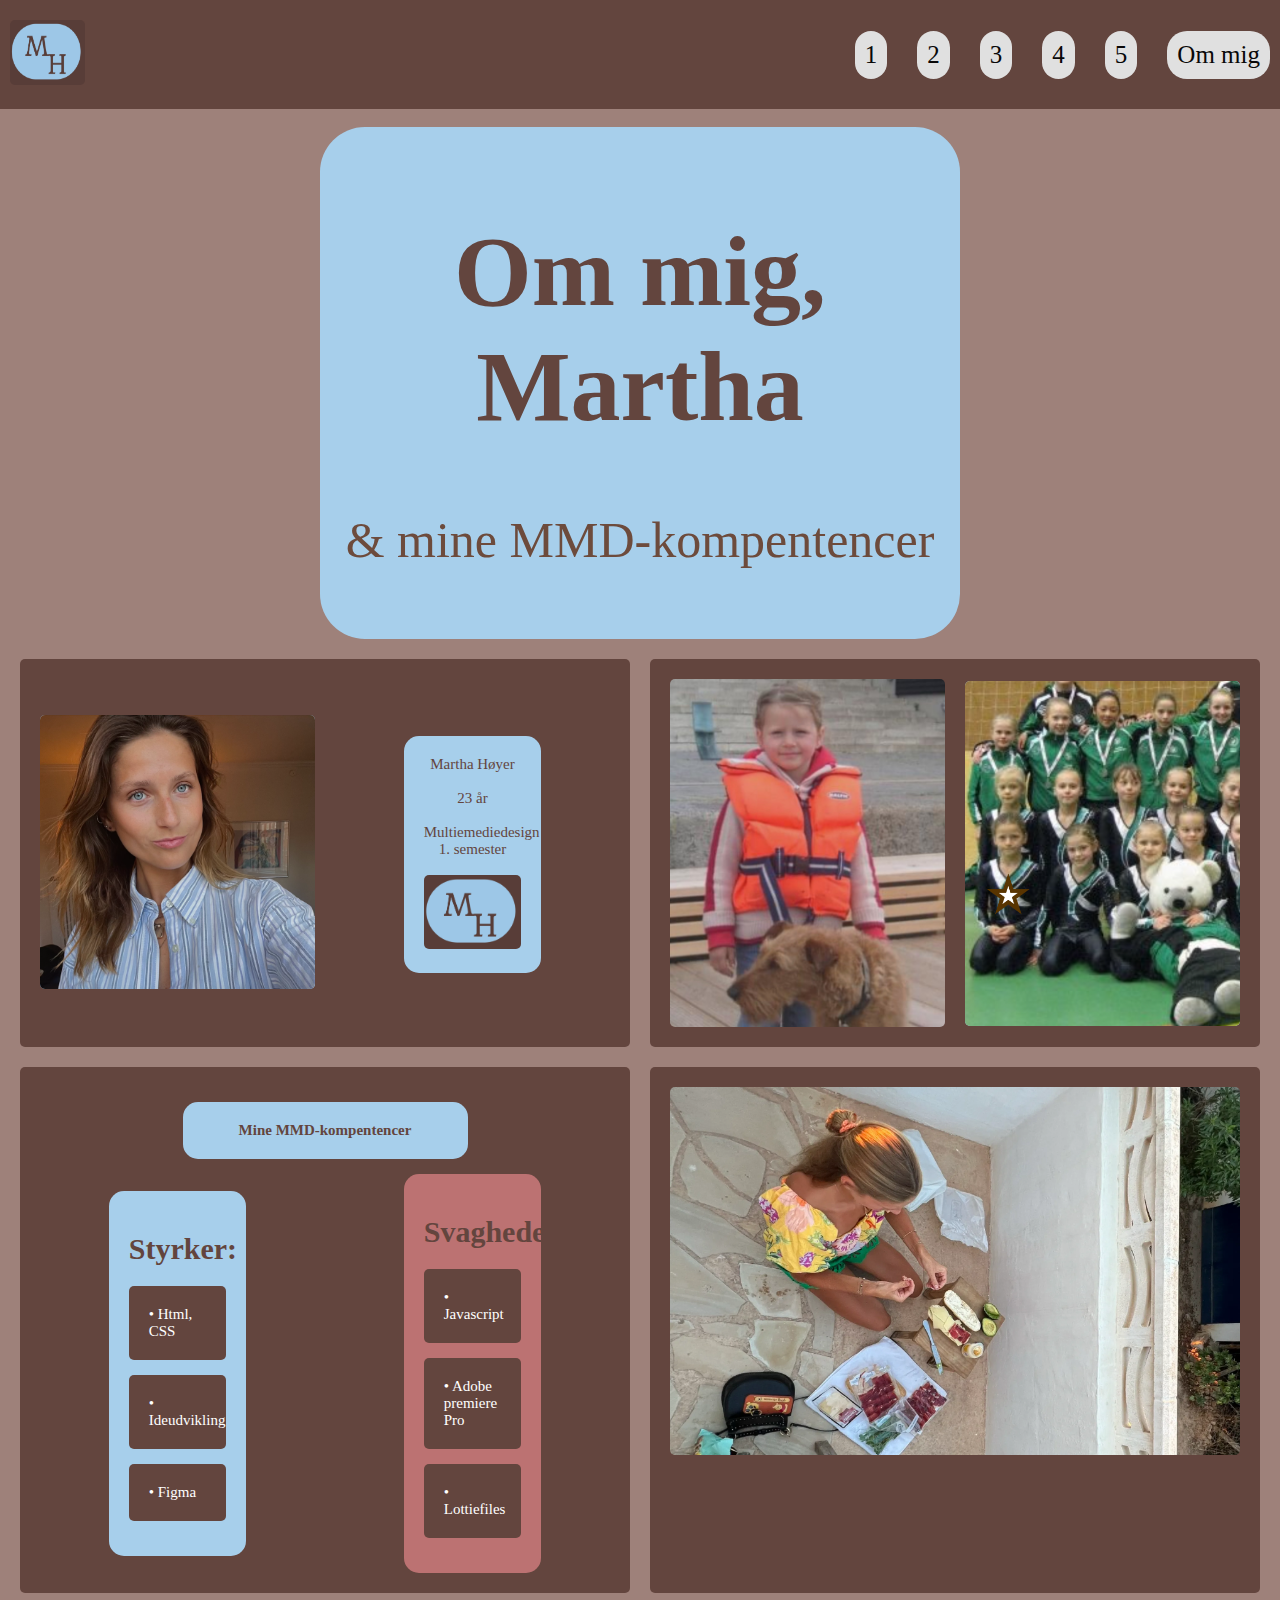
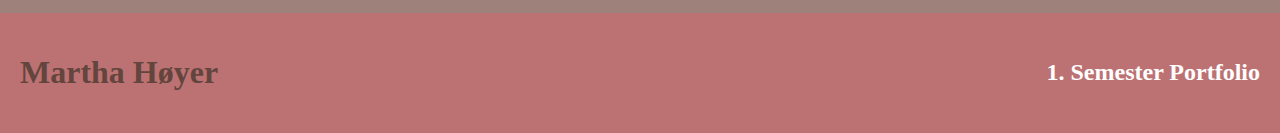
<file: ommig.html>
<!DOCTYPE html>
<html lang="da">

<head>
    <meta charset="UTF-8">
    <meta name="viewport" content="width=device-width, initial-scale=1.0">
    <meta name="robots" content="noindex">
    <link rel="stylesheet" href="css/ommig.css">
    <link rel="preconnect" href="https://fonts.googleapis.com">
    <link rel="preconnect" href="https://fonts.gstatic.com" crossorigin>
    <link
        href="https://fonts.googleapis.com/css2?family=Comic+Neue:ital,wght@0,300;0,400;0,700;1,300;1,400;1,700&family=Hind+Madurai:wght@300;400;500;600;700&family=Sour+Gummy:ital,wght@0,100..900;1,100..900&display=swap"
        rel="om mig">
</head>

<body>
    <header>
        <div>
            <a href="index.html">
                <img src="images/logo.png" alt="logo" class="logo">
            </a>
        </div>
        <nav>
            <a href="/tema1.html">1</a>
            <a href="/tema2.html">2</a>
            <a href="/tema3.html">3</a>
            <a href="/tema4.html">4</a>
            <a href="/tema5.html">5</a>
            <a href="/ommig.html">Om mig</a>
        </nav>
        <div class="burger">
            <div class="line"></div>
            <div class="line"></div>
            <div class="line"></div>
        </div>
    </header>
    <br>
    <section class="section2">
        <div>
            <h1>Om mig, Martha</h1>
            <p>& mine MMD-kompentencer</p>
        </div>
    </section>

    <main class="grid-container">
        <section class="section">
            <br><br>
            <div class="grid">
                <div>
                    <img src="images/om mig/mig.png" alt="portræt">
                </div>
                <div class="section3">
                    Martha Høyer
                    <br><br>
                    23 år
                    <br><br>
                    Multiemediedesign 1. semester
                    <br><br>

                    <img src="images/logo.png" alt="logo">

                </div>
        </section>

        <section class="section">

            <div class="grid">
                <img src="images/om mig/lillemig.jpeg" alt="lille mig">
                <img src="images/om mig/gym.png" alt="gymbillede">

            </div>
        </section>

        <section class="section">
            <h3 class="section3">Mine MMD-kompentencer</h3>
            <div class="grid">
                <section class="section5">
                    <h1>Styrker:</h1>
                    <p class="section"> • Html, CSS</p>
                    <p class="section"> • Ideudvikling</p>
                    <p class="section"> • Figma</p>

                </section>
                <section class="section4">
                    <h1 >Svagheder:</h1>
                    <p class="section"> • Javascript</p>
                    <p class="section"> • Adobe premiere Pro</p>
                    <p class="section"> • Lottiefiles</p>

                </section>
            </div>

            </div>
        </section>
        <section class="section">
            <div>
                <img src="images/test.webp" alt="mig">

            </div>
        </section>
    </main>

    <footer>
        <H1>Martha Høyer</H1>

        <h2>1. Semester Portfolio</h2>

    </footer>
</body>
<script src="/javascript/menu.js"></script>

</html>
</file>
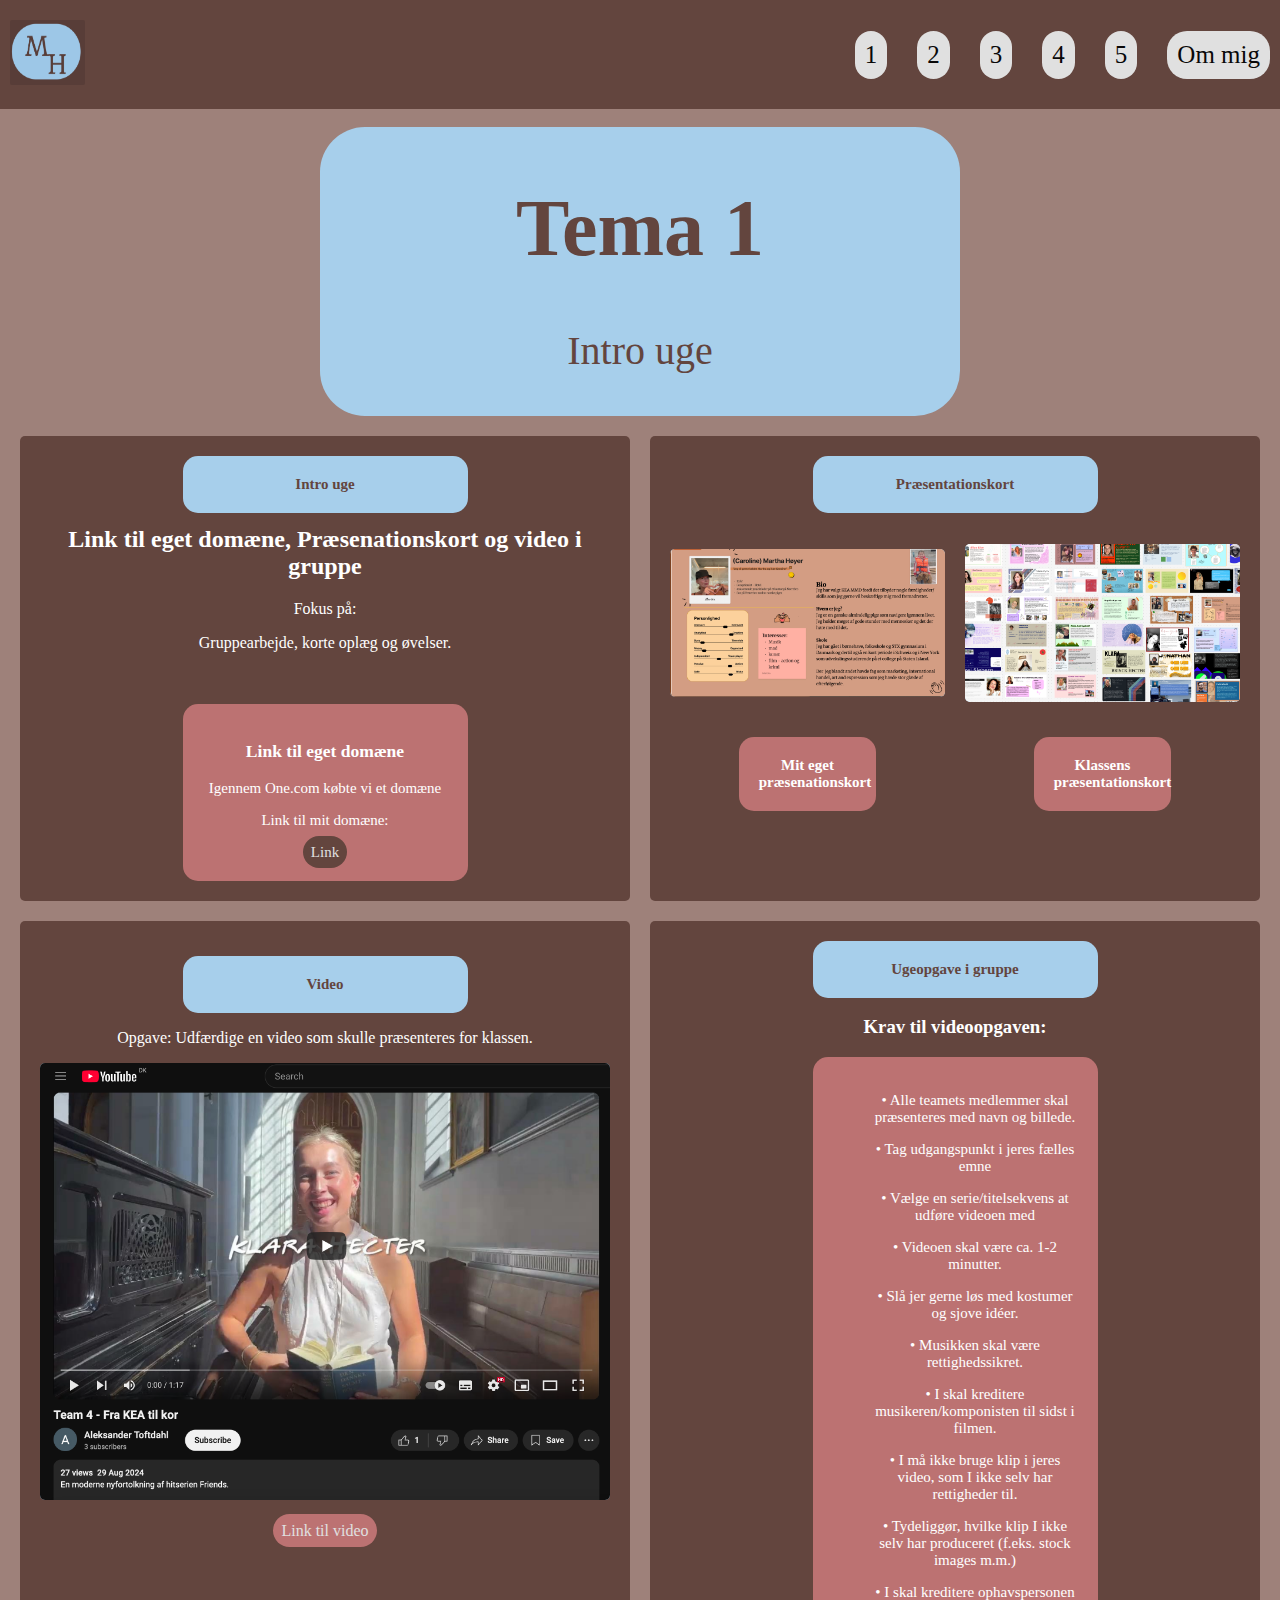
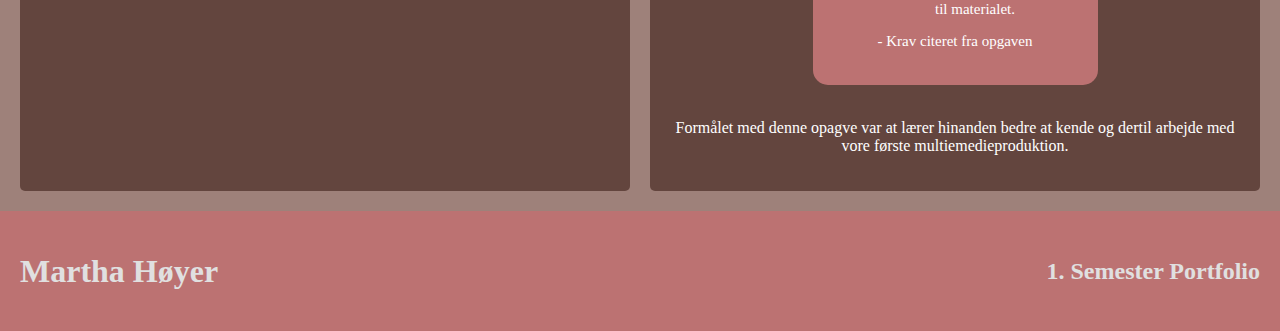
<file: tema1.html>
<!DOCTYPE html>
<html lang="da">

<head>
    <meta charset="UTF-8">
    <meta name="viewport" content="width=device-width, initial-scale=1.0">
    <meta name="robots" content="noindex">
    <link rel="stylesheet" href="css/tema1.css">
    <link rel="preconnect" href="https://fonts.googleapis.com">
    <link rel="preconnect" href="https://fonts.gstatic.com" crossorigin>
    <link
        href="https://fonts.googleapis.com/css2?family=Comic+Neue:ital,wght@0,300;0,400;0,700;1,300;1,400;1,700&family=Hind+Madurai:wght@300;400;500;600;700&family=Sour+Gummy:ital,wght@0,100..900;1,100..900&display=swap"
        rel="tema1">
</head>

<body>
    <header>
        <div>
            <a href="index.html">
                <img src="images/logo.png" alt="logo" class="logo">
            </a>
        </div>
        <nav>
            <a href="/tema1.html">1</a>
            <a href="/tema2.html">2</a>
            <a href="/tema3.html">3</a>
            <a href="/tema4.html">4</a>
            <a href="/tema5.html">5</a>
            <a href="/ommig.html">Om mig</a>
        </nav>
        <div class="burger">
            <div class="line"></div>
            <div class="line"></div>
            <div class="line"></div>
        </div>
    </header>
    <br>
    <section class="section2">
        <div>
            <h1>Tema 1</h1>
            <p>Intro uge</p>
        </div>
    </section>
    <main class="grid-container">
        <section class="section">
            <h2 class="section3">Intro uge</h2>
            <div>
                <div>
                    <h2>Link til eget domæne, Præsenationskort og video i gruppe</h2>
                    <p>Fokus på:</p>
                    <p>Gruppearbejde, korte oplæg og øvelser.</p>
                    <br><br>
                    <section class="section4">
                        <h3>Link til eget domæne</h3>
                        <p>Igennem One.com købte vi et domæne</p>
                        <p>Link til mit domæne:</p>
                        <a href="https://mardimardi.dk/" class="buttondomain">Link</a>
                    </section>
                </div>
            </div>
        </section>

        <section class="section">
            <div>
                <h2 class="section3">Præsentationskort</h2>

            </div>
            <br>
            <div class="grid">
                <img src="images/tema 1/mitkort.png" alt="Mit præsentationskort">
                <img src="images/tema 1/klassens.png" alt="Klassens præsentationskort">
<h3 class="section4">Mit eget præsenationskort</h3>                <div>
<h3 class="section4">Klassens præsentationskort</h3>
                </div>
            </div>
        </section>

        <section class="section">
            <div>
                <div>
                    <h3 class="section3">Video</h3>
                    <p>Opgave: Udfærdige en video som skulle præsenteres for klassen.</p>
                
                </div>
                <img src="images/tema 1/video.png" alt="videobillede">
                <br><br>
                <a href="https://www.youtube.com/watch?v=-v421byldkw" class="buttonvideo">Link til video</a>

            </div>
        </section>
        <section class="section">
            <div>
                <div>
                    <h2 class="section3">Ugeopgave i gruppe</h2>
                    <h3>Krav til videoopgaven:</h3>
                    <section class="section4">

                        <ul>
                            <p> • Alle teamets medlemmer skal præsenteres med navn og billede.
                            </p>
                            <p> • Tag udgangspunkt i jeres fælles emne
                            </p>
                            <p> • Vælge en serie/titelsekvens at udføre videoen med
                            </p>
                            <p> • Videoen skal være ca. 1-2 minutter.
                            </p>
                            <p> • Slå jer gerne løs med kostumer og sjove idéer.
                            </p>
                            <p> • Musikken skal være rettighedssikret.
                            </p>
                            <p> • I skal kreditere musikeren/komponisten til sidst i filmen.
                            </p>
                            <p> • I må ikke bruge klip i jeres video, som I ikke selv har rettigheder til.
                            </p>
                            <p> • Tydeliggør, hvilke klip I ikke selv har produceret (f.eks. stock images m.m.)
                            </p>
                            <p> • I skal kreditere ophavspersonen til materialet.
                            </p>
                        </ul>
<p> - Krav citeret fra opgaven</p>
                    </section>
                    <br>
                    <p>Formålet med denne opagve var at lærer hinanden bedre at kende og dertil arbejde med vore første
                        multiemedieproduktion.</p>
                </div>
            </div>
        </section>
    </main>

    <footer>
        <H1>Martha Høyer</H1>

        <h2>1. Semester Portfolio</h2>

    </footer>
</body>
<script src="/javascript/menu.js"></script>

</html>
</file>
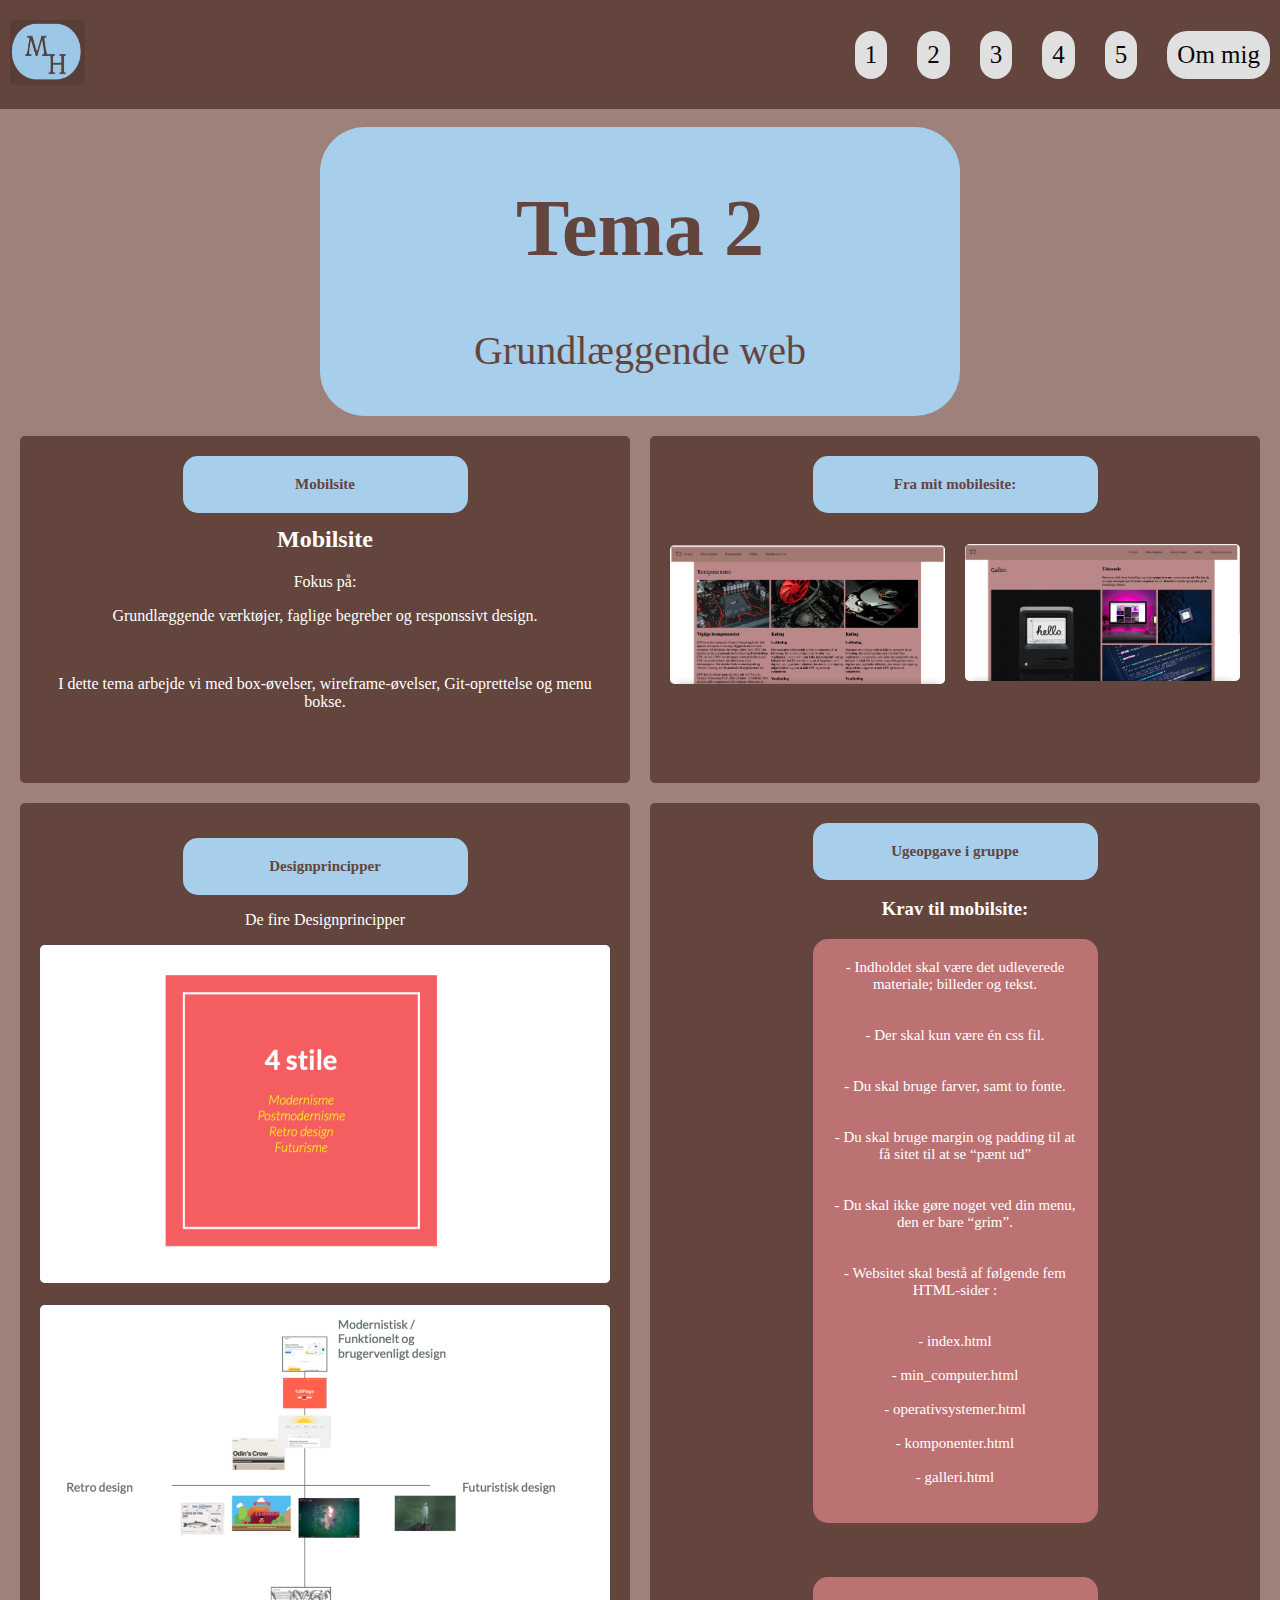
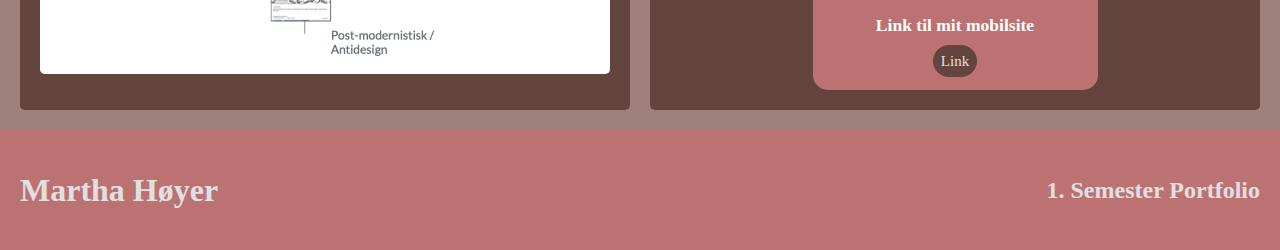
<file: tema2.html>
<!DOCTYPE html>
<html lang="da">

<head>
    <meta charset="UTF-8">
    <meta name="viewport" content="width=device-width, initial-scale=1.0">
    <meta name="robots" content="noindex">
    <link rel="stylesheet" href="css/tema2.css">
    <link rel="preconnect" href="https://fonts.googleapis.com">
    <link rel="preconnect" href="https://fonts.gstatic.com" crossorigin>
    <link
        href="https://fonts.googleapis.com/css2?family=Comic+Neue:ital,wght@0,300;0,400;0,700;1,300;1,400;1,700&family=Hind+Madurai:wght@300;400;500;600;700&family=Sour+Gummy:ital,wght@0,100..900;1,100..900&display=swap"
        rel="tema2">
</head>

<body>
    <header>
        <div>
            <a href="index.html">
                <img src="images/logo.png" alt="logo" class="logo">
            </a>
        </div>
        <nav>
            <a href="/tema1.html">1</a>
            <a href="/tema2.html">2</a>
            <a href="/tema3.html">3</a>
            <a href="/tema4.html">4</a>
            <a href="/tema5.html">5</a>
            <a href="/ommig.html">Om mig</a>
        </nav>
        <div class="burger">
            <div class="line"></div>
            <div class="line"></div>
            <div class="line"></div>
        </div>
    </header>
    <br>
    <section class="section2">
        <div>
            <h1>Tema 2</h1>
            <p>Grundlæggende web</p>
        </div>
    </section>
    <main class="grid-container">
        <section class="section">
            <h2 class="section3">Mobilsite</h2>
            <div>
                <div>
                    <h2>Mobilsite </h2>
                    <p>Fokus på:</p>
                    <p>Grundlæggende værktøjer, faglige begreber og responssivt design.</p>
                    <br>
                    <p>I dette tema arbejde vi med box-øvelser, wireframe-øvelser, Git-oprettelse og menu bokse.</p>
                    <br><br>
                   

                </div>
            </div>
        </section>

        <section class="section">
            <div>
                <h2 class="section3">Fra mit mobilesite:</h2>
            </div>
            <br>
            <div class="grid">
                <img src="images/tema 2/ss3.png" alt="">
                <div>
                    <img src="images/tema 2/ss4.png" alt="">
                </div>
            </div>
           
        </section>

        <section class="section">
            <div>
                <div>
                    <h3 class="section3">Designprincipper</h3>
                    <p>De fire Designprincipper</p>
                </div>
                <img src="images/tema 2/dp1.png" </div>
                <br><br>
                <img src="images/tema 2/dp2.png" alt="">
        </section>
        <section class="section">
            <div>
                <div>
                    <h2 class="section3">Ugeopgave i gruppe</h2>
                    <h3>Krav til mobilsite:</h3>
                    <section class="section4">

                        - Indholdet skal være det udleverede materiale; billeder og tekst.
                        <br><br><br>
                        - Der skal kun være én css fil.
                        <br><br><br>
                        - Du skal bruge farver, samt to fonte.
                        <br><br><br>
                        - Du skal bruge margin og padding til at få sitet til at se “pænt ud”
                        <br><br><br>
                        - Du skal ikke gøre noget ved din menu, den er bare “grim”.
                        <br><br><br>
                        - Websitet skal bestå af følgende fem HTML-sider :
                        <br><br><br>
                        - index.html
                        <br><br>
                        - min_computer.html
                        <br><br>
                        - operativsystemer.html
                        <br><br>
                        - komponenter.html
                        <br><br>
                        - galleri.html
                        <br><br>





                    </section>
                    <br><br><br>
                    <section class="section4">
                        <h3>Link til mit mobilsite</h3>
                        <a href="https://mardimardi.dk/mobilsite%203/" class="buttondomain">Link</a>
                    </section>
                
                </div>
            </div>
        </section>
    </main>

    <footer>
        <H1>Martha Høyer</H1>

        <h2>1. Semester Portfolio</h2>

    </footer>
</body>
<script src="/javascript/menu.js"></script>

</html>
</file>
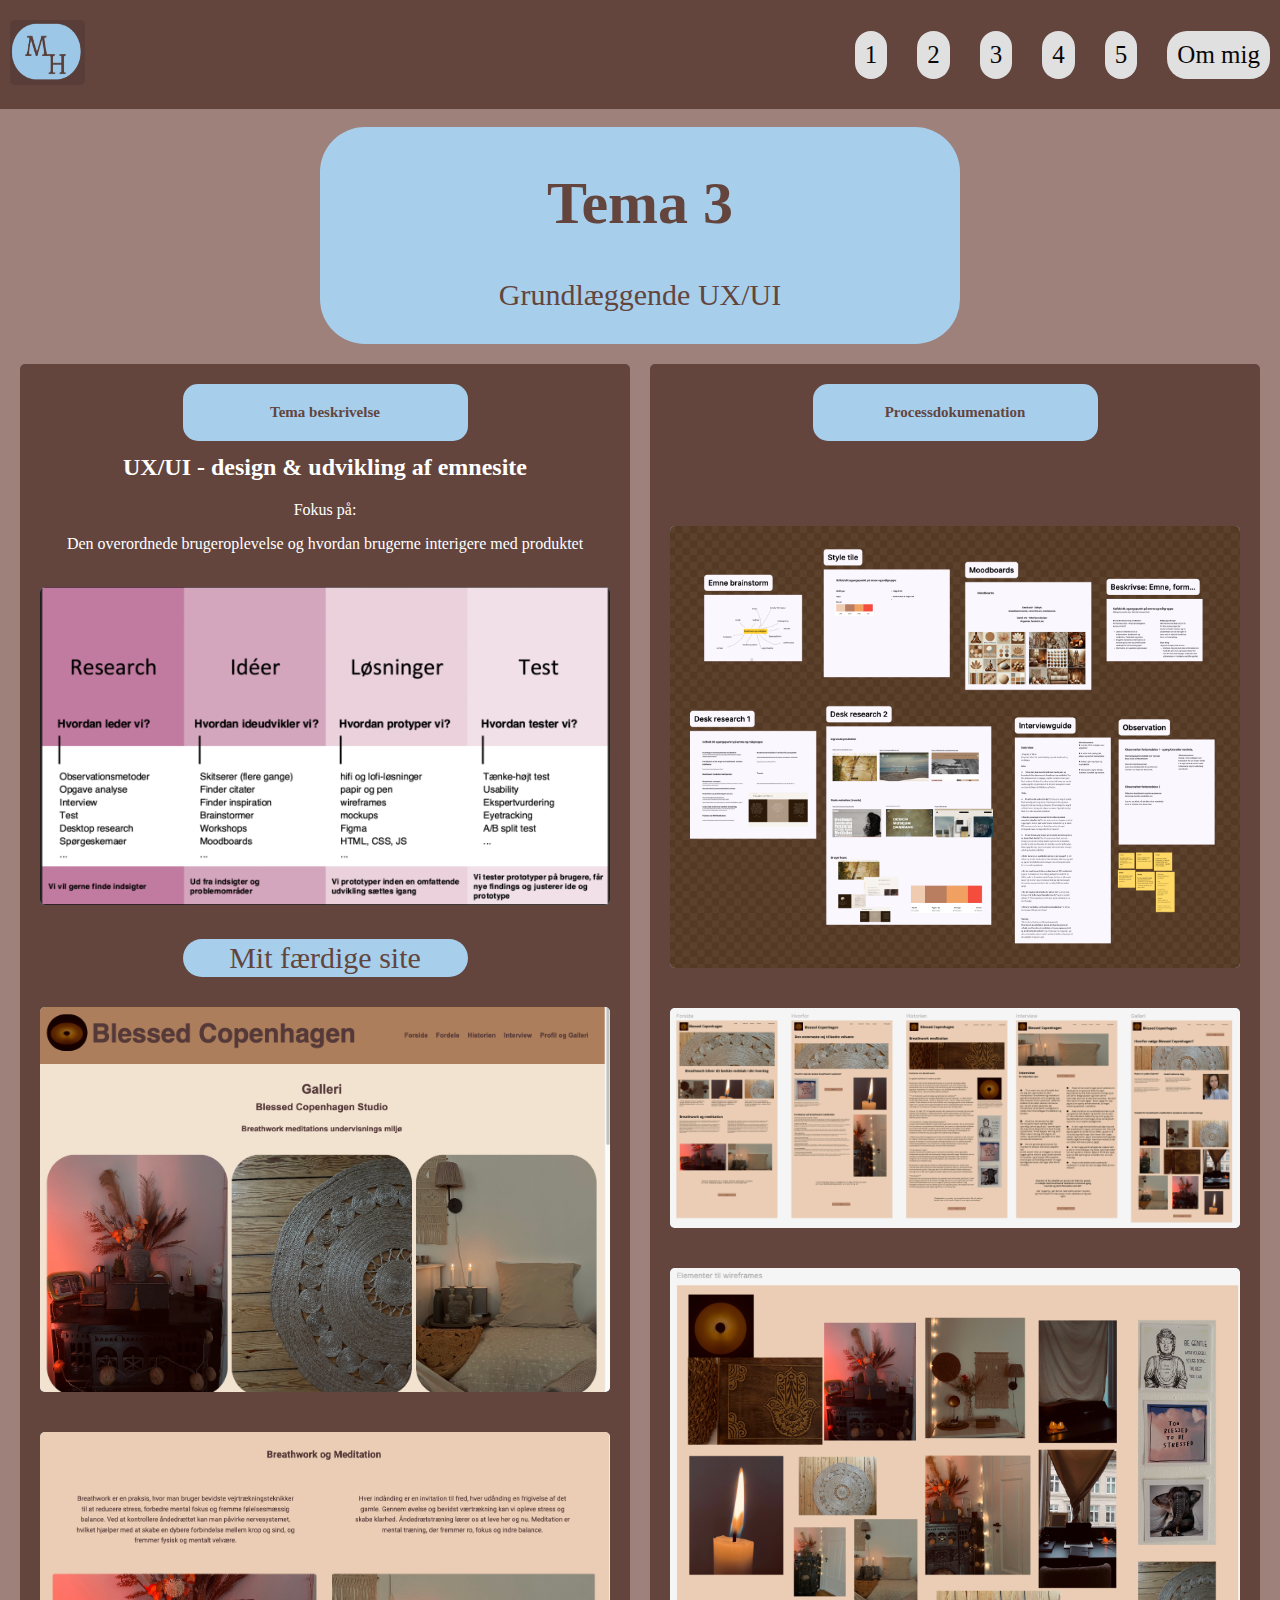
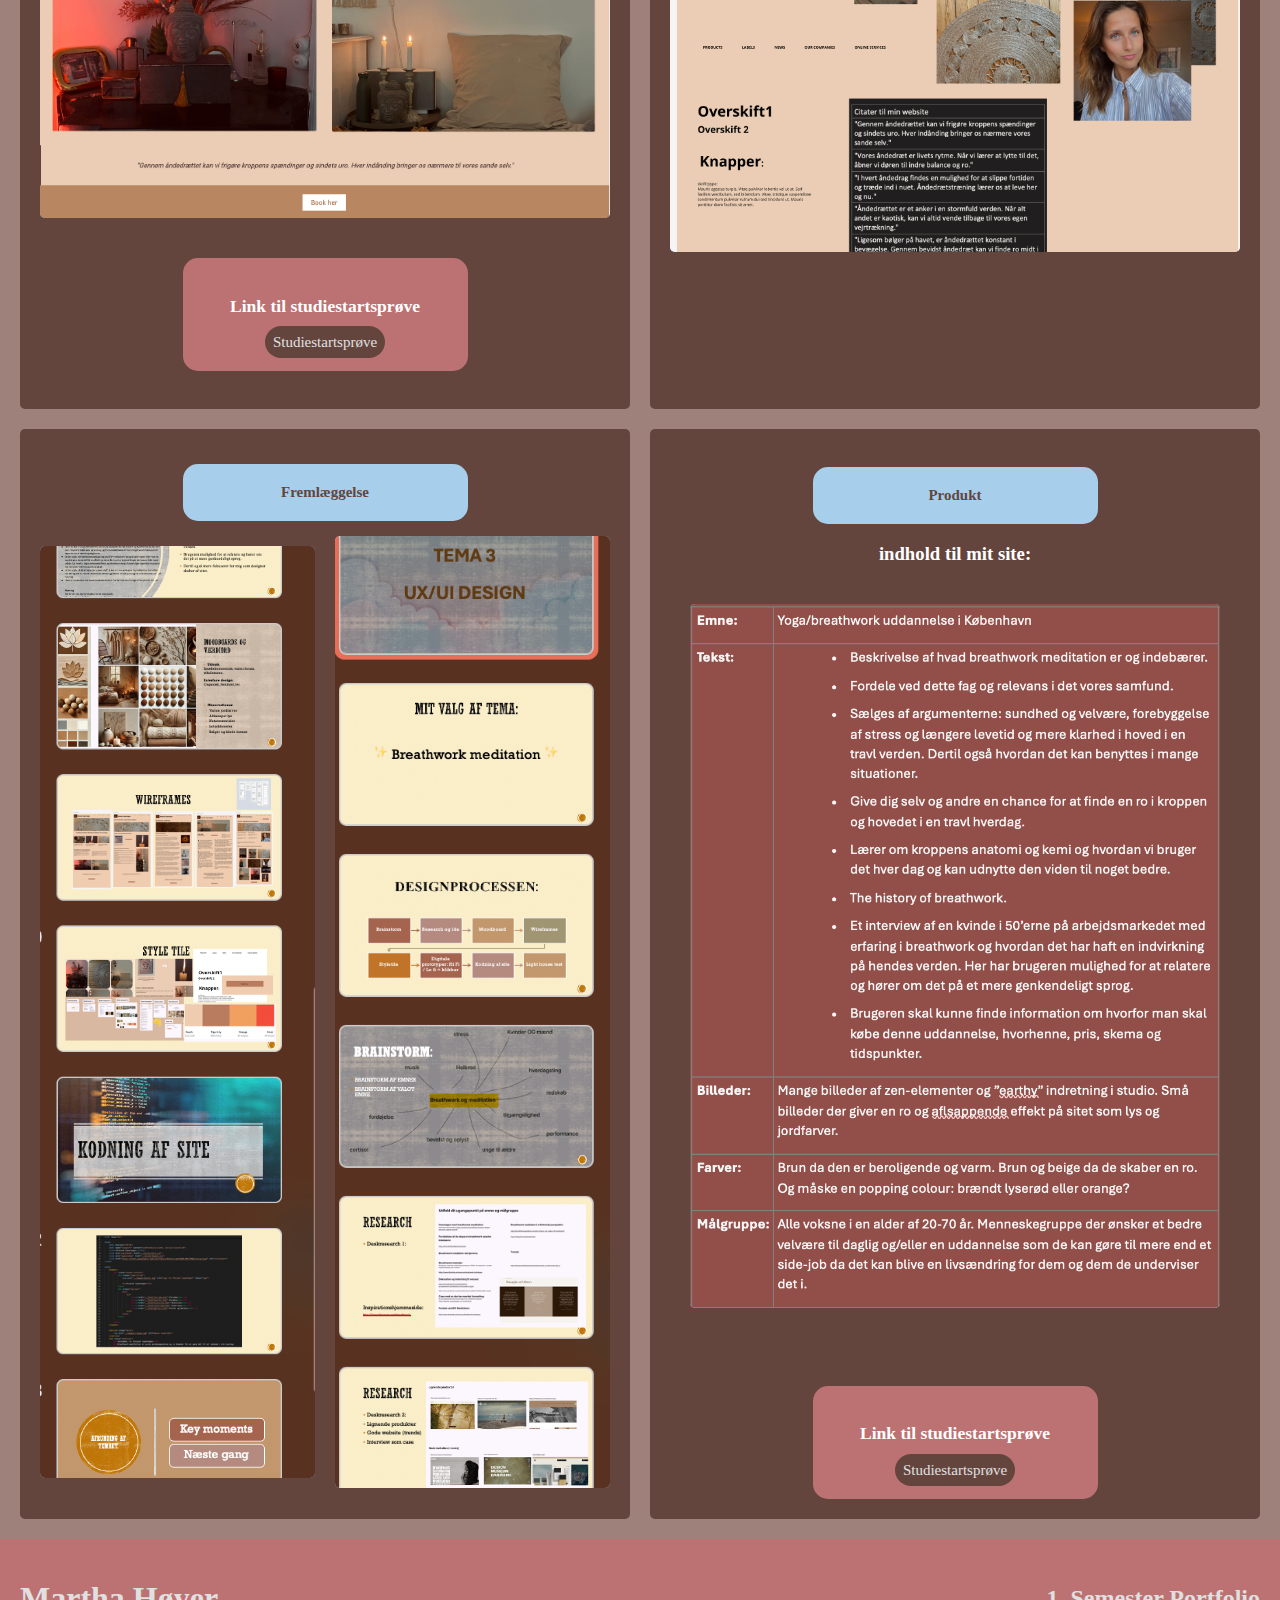
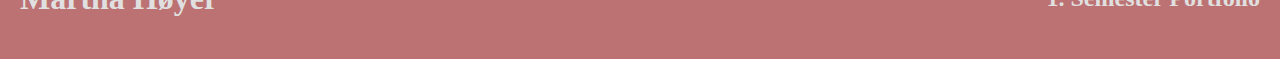
<file: tema3.html>
<!DOCTYPE html>
<html lang="da">

<head>
    <meta charset="UTF-8">
    <meta name="viewport" content="width=device-width, initial-scale=1.0">
    <meta name="robots" content="noindex">
    <link rel="stylesheet" href="css/tema3.css">
    <link rel="preconnect" href="https://fonts.googleapis.com">
    <link rel="preconnect" href="https://fonts.gstatic.com" crossorigin>
    <link
        href="https://fonts.googleapis.com/css2?family=Comic+Neue:ital,wght@0,300;0,400;0,700;1,300;1,400;1,700&family=Hind+Madurai:wght@300;400;500;600;700&family=Sour+Gummy:ital,wght@0,100..900;1,100..900&display=swap"
        rel="tema3">
</head>

<body>
    <header>
        <div>
            <a href="index.html">
                <img src="images/logo.png" alt="logo" class="logo">
            </a>
        </div>
        <nav>
            <a href="/tema1.html">1</a>
            <a href="/tema2.html">2</a>
            <a href="/tema3.html">3</a>
            <a href="/tema4.html">4</a>
            <a href="/tema5.html">5</a>
            <a href="/ommig.html">Om mig</a>
        </nav>
        <div class="burger">
            <div class="line"></div>
            <div class="line"></div>
            <div class="line"></div>
        </div>
    </header>
    <br>
    <section class="section2">
        <div>
            <h1>Tema 3</h1>
            <p>Grundlæggende UX/UI</p>
        </div>
    </section>
    <main class="grid-container">
        <section class="section">
            <h2 class="section3">Tema beskrivelse</h2>
            <div>

                <div>
                    <h2>UX/UI - design & udvikling af emnesite</h2>

                    <p>Fokus på:

                    </p>
                    <p>Den overordnede brugeroplevelse og hvordan brugerne interigere med produktet</p>
                    <br>
                    <img src="images/tema 3/uxiu.png" alt="UX/UI">
                    <p class="section2">Mit færdige site</p>
                    <img src="images/tema 3/ss2.png" alt="ss2">
                    <br><br>

                    <br>
                    <img src="images/tema 3/ss1.png" alt="ss1">
                </div>
                <br><br>
                <section class="section4">
                    <h3>Link til studiestartsprøve</h3>
                    <a href="http://127.0.0.1:5500/html/galleri.html" class="buttondomain">Studiestartsprøve</a>
                </section>
                <br>
        </section>

        <section class="section">
            <div>
                <h2 class="section3">Processdokumenation</h2>
            </div>
            <br><br><br>
            <div>
                <br>
                <img src="images/tema 3/Process.png" alt="ProcessFigma">
                <br><br><br>
                <img src="images/tema 3/wireframes.png" alt="Wireframes">
                <br><br><br>
                <img src="images/tema 3/ss3.png" alt="">

            </div>
        </section>

        <section class="section">
            <div>
                <div>
                    <h3 class="section3">Fremlæggelse</h3>

                </div>
                <div class="grid">
                    <img src="images/tema 3/pp2.png" alt="pp2">
                    <img src="images/tema 3/pp1.png" alt="pp1">
                </div>

            </div>
        </section>
        <section class="section">
            <div>
                <br>
                <div>
                    <h2 class="section3">Produkt</h2>
                    <h3>indhold til mit site:</h3>
                    <section class="section">
                        <img src="images/tema 3/ss4.png" alt="mit produkt">
                    </section>
                    <br><br><br>
                    <section class="section4">
                        <h3>Link til studiestartsprøve</h3>
                        <a href="http://127.0.0.1:5500/html/galleri.html" class="buttondomain">Studiestartsprøve</a>
                    </section>
                </div>
            </div>
        </section>
    </main>

    <footer>
        <H1>Martha Høyer</H1>

        <h2>1. Semester Portfolio</h2>

    </footer>
</body>
<script src="/javascript/menu.js"></script>

</html>
</file>
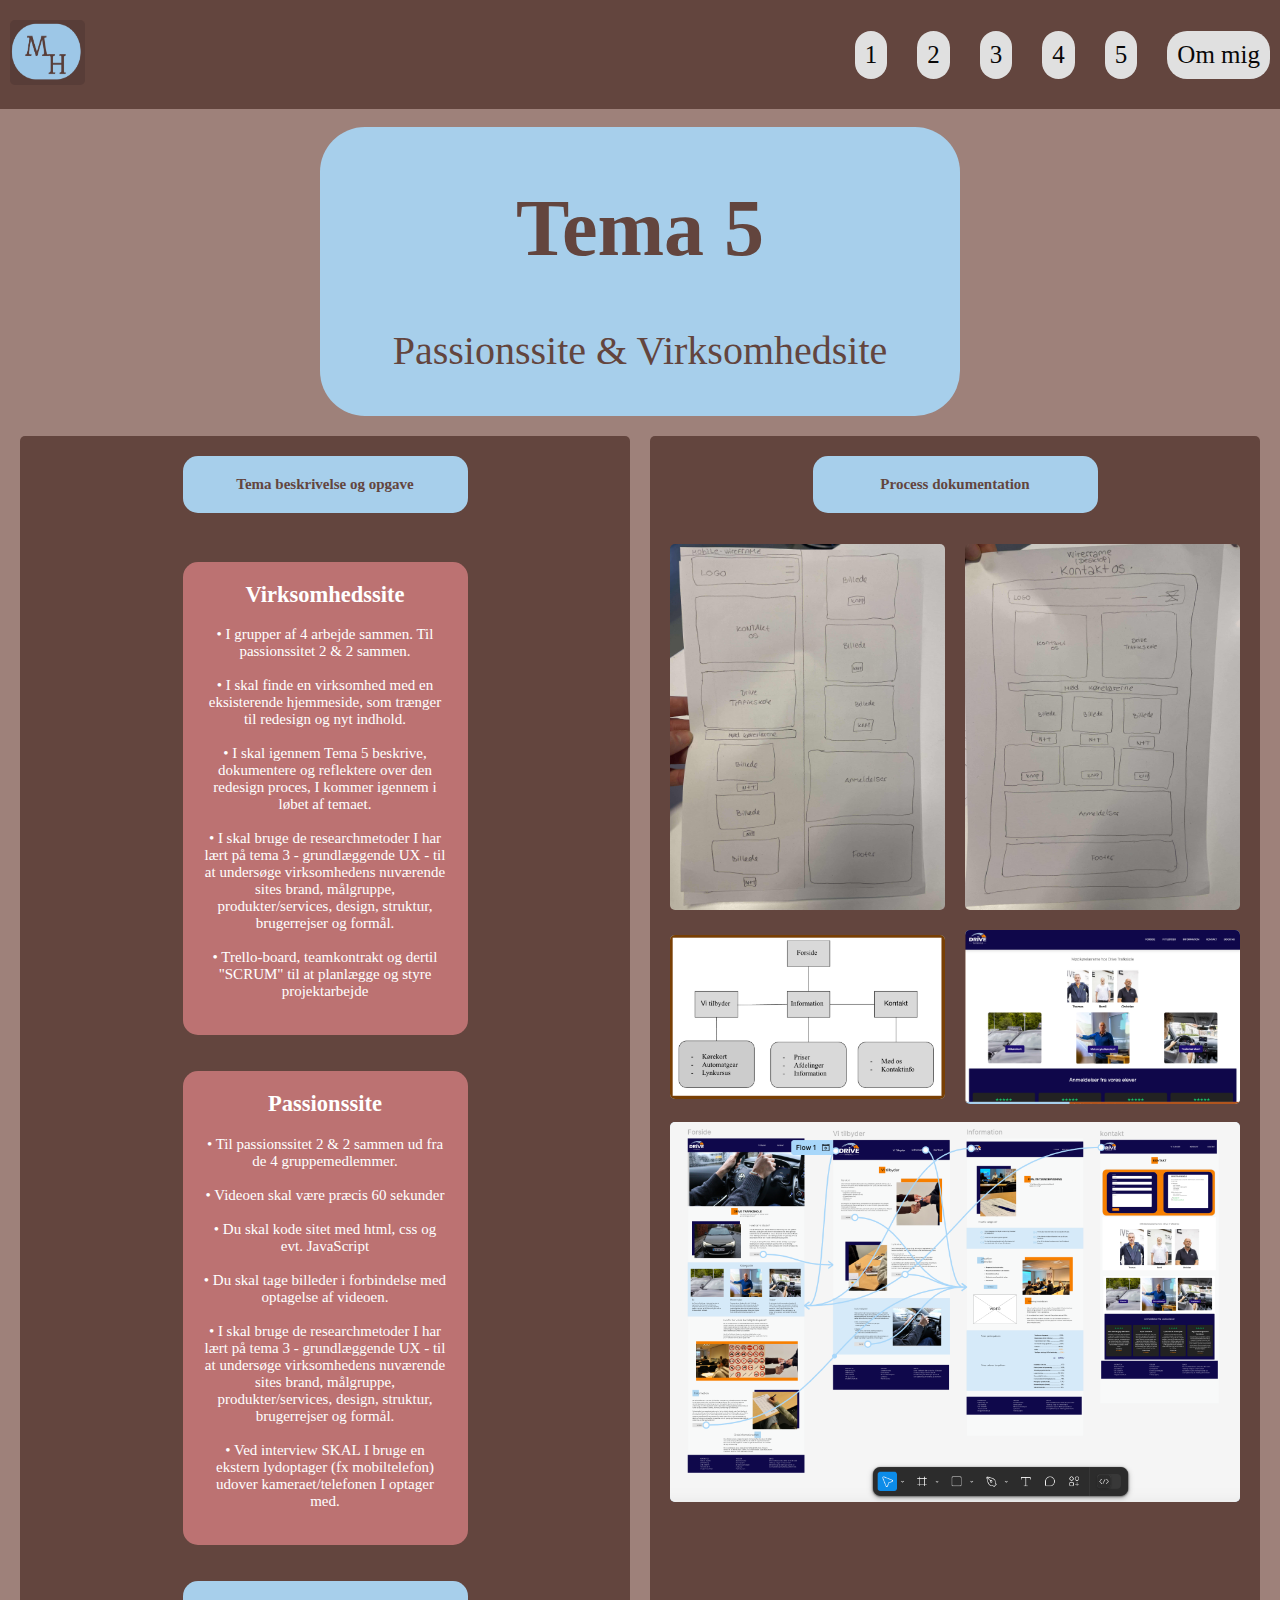
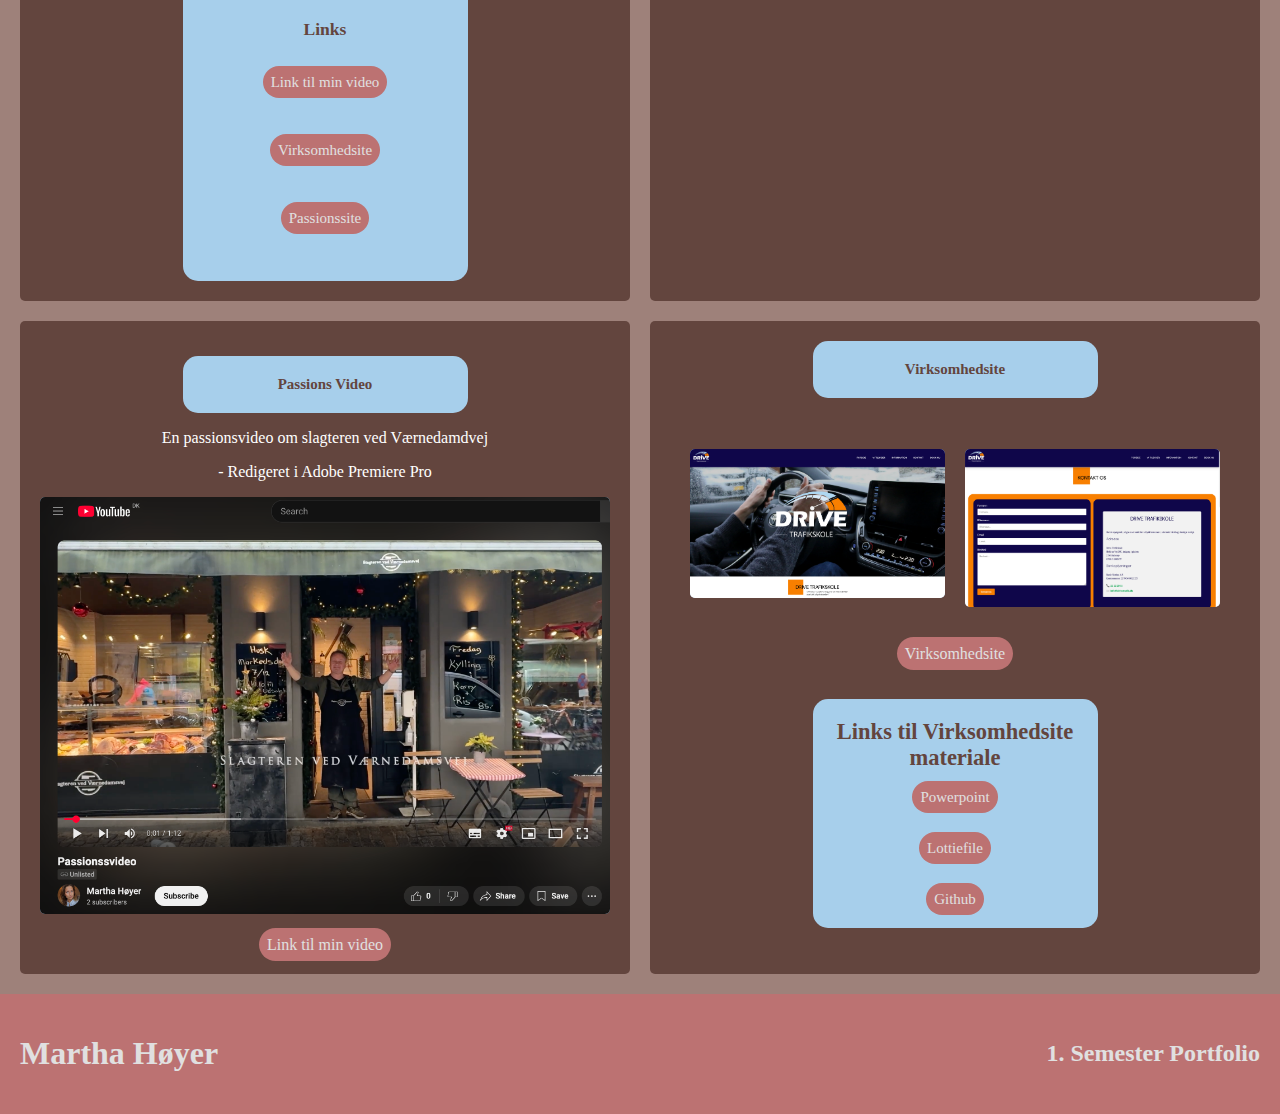
<file: tema5.html>
<!DOCTYPE html>
<html lang="da">

<head>
    <meta charset="UTF-8">
    <meta name="viewport" content="width=device-width, initial-scale=1.0">
    <meta name="robots" content="noindex">
    <link rel="stylesheet" href="css/tema5.css">
    <link rel="preconnect" href="https://fonts.googleapis.com">
    <link rel="preconnect" href="https://fonts.gstatic.com" crossorigin>
    <link
        href="https://fonts.googleapis.com/css2?family=Comic+Neue:ital,wght@0,300;0,400;0,700;1,300;1,400;1,700&family=Hind+Madurai:wght@300;400;500;600;700&family=Sour+Gummy:ital,wght@0,100..900;1,100..900&display=swap"
        rel="tema5">
</head>

<body>
    <header>
        <div>
            <a href="index.html">
                <img src="images/logo.png" alt="logo" class="logo">
            </a>
        </div>
        <nav>
            <a href="/tema1.html">1</a>
            <a href="/tema2.html">2</a>
            <a href="/tema3.html">3</a>
            <a href="/tema4.html">4</a>
            <a href="/tema5.html">5</a>
            <a href="/ommig.html">Om mig</a>
        </nav>
        <div class="burger">
            <div class="line"></div>
            <div class="line"></div>
            <div class="line"></div>
        </div>
    </header>
    <br>
    <section class="section2">
        <div>
            <h1>Tema 5</h1>
            <p>Passionssite & Virksomhedsite</p>
        </div>
    </section>
    <main class="grid-container">
        <section class="section">
            <h2 class="section3">Tema beskrivelse og opgave</h2>
            <div>
                <br><br>
                <div>

                    <section class="section4">
                        <h2>Virksomhedssite</h2>
                        <p> • I grupper af 4 arbejde sammen. Til passionssitet 2 & 2 sammen.
                            <br><br>
                            • I skal finde en virksomhed med en eksisterende hjemmeside, som trænger til redesign og nyt
                            indhold.
                            <br><br>
                            • I skal igennem Tema 5 beskrive, dokumentere og reflektere over den redesign proces, I
                            kommer igennem i løbet af
                            temaet.
                            <br><br>• I skal bruge de researchmetoder I har lært på tema 3 - grundlæggende UX - til at
                            undersøge virksomhedens nuværende
                            sites brand, målgruppe, produkter/services, design, struktur, brugerrejser og formål.
                            <br><br>
                            • Trello-board, teamkontrakt og dertil "SCRUM" til at planlægge og styre projektarbejde

                    </section>
                    <br><br>
                    <section class="section4">
                        <h2>Passionssite</h2>
                        <p> • Til passionssitet 2 & 2 sammen ud fra de 4 gruppemedlemmer.
                            <br><br>
                            • Videoen skal være præcis 60 sekunder
                            <br><br>
                            • Du skal kode sitet med html, css og evt. JavaScript
                            <br><br>
                            • Du skal tage billeder i forbindelse med optagelse af videoen.
                            <br><br>• I skal bruge de researchmetoder I har lært på tema 3 - grundlæggende UX - til at
                            undersøge
                            virksomhedens nuværende
                            sites brand, målgruppe, produkter/services, design, struktur, brugerrejser og formål.
                            <br><br>
                            • Ved interview SKAL I bruge en ekstern lydoptager (fx mobiltelefon) udover
                            kameraet/telefonen I optager med.

                    </section>
                    <br><br>
                    <section class="section3">
                        <h3>Links</h3>
                        <br>
                        <a href="https://www.youtube.com/watch?v=5K_i697sdqM" class="buttonvideo">Link til min video</a>
                        <br><br><br><br>
                        <a href="https://mardimardi.dk/virksomhedssite/" class="buttonvideo">Virksomhedsite
                        </a>
                        <br><br><br><br>
                        <a href="https://mardimardi.dk/passionssite/" class="buttonvideo">Passionssite</a>
                        <br><br><br>
                    </section>

                </div>
            </div>
        </section>

        <section class="section">
            <div>
                <h2 class="section3">Process dokumentation</h2>
            </div>
            <br>
            <div class="grid">
                <img src="images/tema 5/w2.jpg" alt="wireframe2">
                <img src="images/tema 5/w1.jpg" alt="wireframe1">
                <img src="images/tema 5/sitemap.png" alt="sitemap">
                <img src="images/tema 5/minkontakt2.png" alt="">

            </div>
            <br>
            <img src="images/tema 5/prot.png" alt="">
        </section>

        <section class="section">
            <div>
                <h3 class="section3">Passions Video</h3>
                <p>En passionsvideo om slagteren ved Værnedamdvej</p>
                <p> - Redigeret i Adobe Premiere Pro</p>

                <img src="images/tema 5/ssvid.png" alt="Interview">
                <br><br>
                <a href="https://www.youtube.com/watch?v=5K_i697sdqM" class="buttonvideo">Link til min video</a>

            </div>
        </section>
        <section class="section">
            <div>
                <div>
                    <h2 class="section3">Virksomhedsite</h2>
                    <br>
                    <section class="grid-container">
                        <img src="images/tema 5/frontpdrive.png" alt="frontpdrive">

                        <img src="images/tema 5/minkontakt.png" alt="kontaktos">

                    </section>
                    <br>
                    <a href="https://mardimardi.dk/virksomhedssite/" class="buttonvideo">Virksomhedsite
                    </a>
                    <br><br><br>
                    <section class="section3">
                        <h2 class="section1">Links til Virksomhedsite materiale</h2>



                        <a href="https://docs.google.com/presentation/d/1YUYDaR7iH1SkaswFrHZ2xmAPKMo4-z_w/edit?fbclid=IwZXh0bgNhZW0CMTEAAR2gK0qMyRV_S8zvWztjbr7qHmw_XX7pxh8y-wicrD4Huh12dUQmOA-xUjI_aem__6-vZ_K-7a8j_8cN9U71Nw#slide=id.p15"
                            class="buttonvideo">Powerpoint</a>
                        <br><br><br>
                        <a href="https://lottie.host/embed/0921c0b7-d377-44da-8340-7e20b3bb4d8a/j5bcajmVly.lottie?fbclid=IwZXh0bgNhZW0CMTEAAR2R92CY1ywkOVeForv1cNO97jveWbgAxDCbFhy03p0SoqVOaz4kftJg8v8_aem_QA0QmyxbyMHJ2ldXZQgqkg"
                            class="buttonvideo">Lottiefile </a>
                        <br><br><br>

                        <a href="https://github.com/Clararyehauge/virksomhedssite?fbclid=IwZXh0bgNhZW0CMTEAAR3cdzH-wtYuqlBabjpea5yBV0vS4SQoZ5vkQW55E_WH-4cKkQYzYXKBOH8_aem_0XvRbx2p-SvRcUvNoeIfMQ"
                            class="buttonvideo">Github </a>

                    </section>
                    <br>
                </div>
            </div>
        </section>
    </main>

    <footer>
        <H1>Martha Høyer</H1>

        <h2>1. Semester Portfolio</h2>

    </footer>
</body>
<script src="/javascript/menu.js"></script>

</html>
</file>
<file: css/ommig.css>
body {
  margin: 0;
  font-family: "Hind Madurai";
  background-color: #9e817a;
  color: #fff;
  text-align: center;
}
header {
  background-color: #63453e;
  padding: 20px 10px;
  display: flex;
  align-items: center;
  justify-content: space-between;
}

a:hover {
  background-color: rgb(178, 99, 59);
  font-size: 20px;
}

h1 {
  color: #63453e;
}

.section4 {
  background-color: #bc7272;
  padding: 20px;
  border-radius: 15px;
  margin-left: 25%;
  margin-right: 25%;
  color: #ffffff;
  text-align: left;
  font-size: 15px;
}
.section5 {
  background-color: #a7cfeb;
  padding: 20px;
  border-radius: 15px;
  margin-left: 25%;
  margin-right: 25%;
  color: #ffffff;
  text-align: left;
  font-size: 15px;
}
header .logo {
  width: 75px;
  height: 65px;
  background-color: #63453e;
  border-radius: 5px;
}

header nav {
  display: flex;
  gap: 30px;
  font-size: 25px;
}

header nav a {
  text-decoration: none;
  color: #090808;
  padding: 10px 10px;
  background-color: #e0e0e0;
  border-radius: 20px;
}

.grid-container {
  display: grid;
  grid-template-columns: 1fr 1fr;
  gap: 20px;
  padding: 20px;
}

.section {
  background-color: #63453e;
  padding: 20px;
  border-radius: 5px;
}
.section h2 {
  margin-top: 0;
}

.section2 {
  background-color: #a7cfeb;
  padding: 20px;
  border-radius: 45px;
  margin-left: 25%;
  margin-right: 25%;
  color: #6d4b3c;
  text-align: center;
  font-size: 50px;
}
.section3 {
  background-color: #a7cfeb;
  padding: 20px;
  border-radius: 15px;
  margin-left: 25%;
  margin-right: 25%;
  color: #63453e;
  text-align: center;
  font-size: 15px;
}

.burger {
  width: 30px;
  height: 20px;
  cursor: pointer;
  display: none;
}

.burger .line {
  width: 100%;
  height: 2px;
  background-color: #f8f9f9;
  margin-bottom: 5px;
  transition: 0.2s linear;
}

@media screen and (max-width: 800px) {
  header nav {
    display: none;
    position: absolute;
    top: 100%;
    right: 0;
    width: auto;
    flex-direction: column;
    gap: 10px;
    background-color: #63453e;
    padding: 10px;
    border-radius: 5px;
  }

  header nav.active {
    display: flex;
    opacity: 1;
  }

  .burger {
    display: block;
  }

  .burger.active .line:nth-child(1) {
    transform: rotate(45deg) translate(5px, 5px);
    transition: 0.2s linear;
  }

  .burger.active .line:nth-child(2) {
    opacity: 0;
    transition: 0.15s linear;
  }

  .burger.active .line:nth-child(3) {
    transform: rotate(-45deg) translate(5px, -5px);
    transition: 0.2s linear;
  }

  header nav a {
    padding: 12px 18px;
    background-color: #e0e0e0;
    color: #090808;
    border-radius: 30px;
    text-align: center;
    font-size: 14px;
  }
}

.section h2 {
  margin-top: 0;
}

.section .grid {
  display: grid;
  grid-template-columns: 1fr;
  gap: 20px;
}

.section img {
  width: 100%;
  height: auto;
  border-radius: 5px;
  background-color: #a7cfeb;
}

footer {
  background-color: #bc7272;
  padding: 20px;
  display: flex;
  flex-direction: column;
  align-items: center;
  text-align: center;
}

footer div {
  margin-bottom: 20px;
}

footer h3 {
  margin-top: 0;
}

footer p {
  margin: 5px 0;
}

@media (min-width: 768px) {
  .section .grid {
    grid-template-columns: repeat(2, 1fr);
    align-items: center;
  }

  footer {
    flex-direction: row;
    justify-content: space-between;
    text-align: left;
  }

  footer div {
    margin-bottom: 0;
  }
}
</file>
<file: css/tema1.css>
body {
  margin: 0;
  font-family: "Hind Madurai";
  background-color: #9e817a;
  color: #fff;
  text-align: center;
}

header {
  background-color: #63453E;
  padding: 20px 10px;
  display: flex;
  align-items: center;
  justify-content: space-between;
  position: relative;
}

a.buttondomain {
  padding: 8px 8px;
  border: 0px outset buttonborder;
  border-radius: 30px;
  color: #e0e0e0;
  background-color: #63453e;
  text-decoration: none;
}

a:hover {
  background-color: rgb(178, 99, 59);
  font-size: 20px;
}

a.buttonvideo {
  padding: 8px 8px;
  border: 0px outset buttonborder;
  border-radius: 30px;
  color: #e0e0e0;
  background-color: #bc7272;
  text-decoration: none;
}

header .logo {
  width: 75px;
  height: 65px;
  background-color: #63453e;
  border-radius: 2px;
}

header nav {
  display: flex;
  gap: 30px;
  font-size: 25px;
}

header nav a {
  text-decoration: none;
  color: #090808;
  padding: 10px 10px;
  background-color: #e0e0e0;
  border-radius: 20px;
}

.grid-container {
  display: grid;
  grid-template-columns: 1fr 1fr;
  gap: 20px;
  padding: 20px;
}

.section h2 {
  margin-top: 0;
}

.burger {
  width: 30px;
  height: 20px;
  cursor: pointer;
  display: none;
}

.burger .line {
  width: 100%;
  height: 2px;
  background-color: #f8f9f9;
  margin-bottom: 5px;
  transition: 0.2s linear;
}

@media screen and (max-width: 800px) {
  header nav {
    display: none; 
    position: absolute; 
    top: 100%; 
    right: 0; 
    width: auto; 
    flex-direction: column;
    gap: 10px;
    background-color: #63453E;
    padding: 10px;
    border-radius: 5px;
  }

  .burger {
    display: block; 
  }

  .burger.active .line:nth-child(1) {
    transform: rotate(45deg) translate(5px, 5px);
    transition: 0.2s linear;
  }

  .burger.active .line:nth-child(2) {
    opacity: 0;
    transition: 0.15s linear;
  }

  .burger.active .line:nth-child(3) {
    transform: rotate(-45deg) translate(5px, -5px);
    transition: 0.2s linear;
  }

  header nav.active {
    display: flex; 
    flex-direction: column;
  }

  header nav a {
    padding: 12px 18px; 
    background-color: #e0e0e0;
    color: #090808;
    border-radius: 30px; 
    text-align: center; 
    font-size: 14px; 
  }
}

.section {
  background-color: #63453e;
  padding: 20px;
  border-radius: 5px;
}

.section2 {
  background-color: #a7cfeb;
  padding: 2px;
  border-radius: 45px;
  margin-left: 25%;
  margin-right: 25%;
  color: #63453e;
  text-align: center;
  font-size: 40px;
}

.section3 {
  background-color: #a7cfeb;
  padding: 20px;
  border-radius: 15px;
  margin-left: 25%;
  margin-right: 25%;
  color: #63453e;
  text-align: center;
  font-size: 15px;
}

.section4 {
  background-color: #bc7272;
  padding: 20px;
  border-radius: 15px;
  margin-left: 25%;
  margin-right: 25%;
  color: #ffffff;
  text-align: center;
  font-size: 15px;
}

.section h2 {
  margin-top: 0;
}

.section .grid {
  display: grid;
  grid-template-columns: 1fr;
  gap: 20px;
}

.section img {
  width: 100%;
  height: auto;
  border-radius: 5px;
  background-color: #a7cfeb;
}

footer {
  background-color: #bc7272;
  padding: 20px;
  display: flex;
  flex-direction: column;
  align-items: center;
  text-align: center;
  color: #e0e0e0;
}

footer div {
  margin-bottom: 20px;
}

footer h3 {
  margin-top: 0;
}

footer p {
  margin: 5px 0;
}

@media (min-width: 768px) {
  .section .grid {
    grid-template-columns: repeat(2, 1fr);
    align-items: center;
  }

  footer {
    flex-direction: row;
    justify-content: space-between;
    text-align: left;
  }

  footer div {
    margin-bottom: 0;
  }
}
</file>
<file: css/tema2.css>
body {
  margin: 0;
  font-family: "Hind Madurai";
  background-color: #9e817a;
  color: #fff;
  text-align: center;
}

header {
  background-color: #63453E;
  padding: 20px 10px;
  display: flex;
  align-items: center;
  justify-content: space-between;
  position: relative;
}

a.buttondomain {
  padding: 8px 8px;
  border: 0px outset buttonborder;
  border-radius: 30px;
  color: #e0e0e0;
  background-color: #63453e;
  text-decoration: none;
}

a:hover {
  background-color: rgb(178, 99, 59);
  font-size: 20px;
}

a.buttonvideo {
  padding: 8px 8px;
  border: 0px outset buttonborder;
  border-radius: 30px;
  color: #e0e0e0;
  background-color: #bc7272;
  text-decoration: none;
}

header .logo {
  width: 75px;
  height: 65px;
  background-color: #63453e;
  border-radius: 5px;
}

header nav {
  display: flex;
  gap: 30px;
  font-size: 25px;
}

header nav a {
  text-decoration: none;
  color: #090808;
  padding: 10px 10px;
  background-color: #e0e0e0;
  border-radius: 20px;
}

.grid-container {
  display: grid;
  grid-template-columns: 1fr 1fr;
  gap: 20px;
  padding: 20px;
}

.section h2 {
  margin-top: 0;
}

.burger {
  width: 30px;
  height: 20px;
  cursor: pointer;
  display: none;
  z-index: 1;
}

.burger .line {
  width: 100%;
  height: 2px;
  background-color: #f8f9f9;
  margin-bottom: 5px;
  transition: 0.2s linear;
}

/* Mobile view (max-width: 800px) */
@media screen and (max-width: 800px) {
  header nav {
    display: none; 
    position: absolute;
    top: 100%; 
    right: 0;
    width: auto; 
    flex-direction: column;
    gap: 10px;
    background-color: #63453E;
    padding: 10px;
    border-radius: 5px;
   
  }

  header nav.active {
    display: flex; 
    opacity: 1; 
  }

  .burger {
    display: block; 
  }

  .burger.active .line:nth-child(1) {
    transform: rotate(45deg) translate(5px, 5px);
    transition: 0.2s linear;
  }

  .burger.active .line:nth-child(2) {
    opacity: 0;
    transition: 0.15s linear;
  }

  .burger.active .line:nth-child(3) {
    transform: rotate(-45deg) translate(5px, -5px);
    transition: 0.2s linear;
  }

  header nav a {
    padding: 12px 18px; 
    background-color: #e0e0e0;
    color: #090808;
    border-radius: 30px; 
    text-align: center; 
    font-size: 14px; 
  }
}



.section {
  background-color: #63453e;
  padding: 20px;
  border-radius: 5px;
}

.section2 {
  background-color: #a7cfeb;
  padding: 2px;
  border-radius: 45px;
  margin-left: 25%;
  margin-right: 25%;
  color: #63453e;
  text-align: center;
  font-size: 40px;
}

.section3 {
  background-color: #a7cfeb;
  padding: 20px;
  border-radius: 15px;
  margin-left: 25%;
  margin-right: 25%;
  color: #63453e;
  text-align: center;
  font-size: 15px;
}

.section4 {
  background-color: #bc7272;
  padding: 20px;
  border-radius: 15px;
  margin-left: 25%;
  margin-right: 25%;
  color: #ffffff;
  text-align: center;
  font-size: 15px;
}

.section h2 {
  margin-top: 0;
}

.section .grid {
  display: grid;
  grid-template-columns: 1fr;
  gap: 20px;
}

.section img {
  width: 100%;
  height: auto;
  border-radius: 5px;
  background-color: #a7cfeb;
}

footer {
  background-color: #bc7272;
  padding: 20px;
  display: flex;
  flex-direction: column;
  align-items: center;
  text-align: center;
  color: #e0e0e0;
}

footer div {
  margin-bottom: 20px;
}

footer h3 {
  margin-top: 0;
}

footer p {
  margin: 5px 0;
}

@media (min-width: 768px) {
  .section .grid {
    grid-template-columns: repeat(2, 1fr);
    align-items: center;
  }

  footer {
    flex-direction: row;
    justify-content: space-between;
    text-align: left;
  }

  footer div {
    margin-bottom: 0;
  }
}
</file>
<file: css/tema3.css>
/* General styles */
body {
  margin: 0;
  font-family: "Hind Madurai";
  background-color: #9e817a;
  color: #fff;
  text-align: center;
}

header {
  background-color: #63453E;
  padding: 20px 10px;
  display: flex;
  align-items: center;
  justify-content: space-between;
  position: relative;
}

a:hover {
  background-color: rgb(178, 99, 59);
  font-size: 20px;
}

a.buttondomain {
  padding: 8px 8px;
  border: 0px outset buttonborder;
  border-radius: 30px;
  color: #E0E0E0;
  background-color: #63453E;
  text-decoration: none;
}

a.buttonvideo {
  padding: 8px 8px;
  border: 0px outset buttonborder;
  border-radius: 30px;
  color: #E0E0E0;
  background-color: #BC7272;
  text-decoration: none;
}

header .logo {
  width: 75px;
  height: 65px;
  background-color: #63453E;
  border-radius: 5px;
}

header nav {
  display: flex;
  gap: 30px;
  font-size: 25px;
}

header nav a {
  text-decoration: none;
  color: #090808;
  padding: 10px 10px;
  background-color: #e0e0e0;
  border-radius: 20px;
}

.grid-container {
  display: grid;
  grid-template-columns: 1fr 1fr;
  gap: 20px;
  padding: 20px;
}

.section h2 {
  margin-top: 0;
}

/* Burger Menu Styles */
.burger {
  width: 30px;
  height: 20px;
  cursor: pointer;
  display: none;
  position: relative;
  z-index: 2; 
}

.burger .line {
  width: 100%;
  height: 2px;
  background-color: #f8f9f9;
  margin-bottom: 5px;
  transition: 0.2s linear;
}

.burger.active .line:nth-child(1) {
  transform: rotate(45deg) translate(5px, 5px);
}

.burger.active .line:nth-child(2) {
  opacity: 0; 
}

.burger.active .line:nth-child(3) {
  transform: rotate(-45deg) translate(5px, -5px);
}

/* Mobile view (max-width: 800px) */
@media screen and (max-width: 800px) {
  header nav {
    display: none;
    position: absolute;
    top: 100%;
    right: 0;
    width: auto;
    flex-direction: column;
    gap: 10px;
    background-color: #63453E;
    padding: 10px;
    border-radius: 5px;
    opacity: 0;
    transition: opacity 0.3s ease-in-out;
  }

  header nav.active {
    display: flex;
    opacity: 1; 
  }

  .burger {
    display: block; 
  }

  header nav a {
    padding: 12px 18px;
    background-color: #E0E0E0;
    color: #090808;
    border-radius: 30px;
    text-align: center;
    font-size: 15px;
  }
}

/* Section Styling */
.section {
  background-color: #63453E;
  padding: 20px;
  border-radius: 5px;
}

.section2 {
  background-color: #A7CFEB;
  padding: 2px;
  border-radius: 45px;
  margin-left: 25%;
  margin-right: 25%;
  color: #63453E;
  text-align: center;
  font-size: 30px;
}

.section3 {
  background-color: #A7CFEB;
  padding: 20px;
  border-radius: 15px;
  margin-left: 25%;
  margin-right: 25%;
  color: #63453E;
  text-align: center;
  font-size: 15px;
}

.section4 {
  background-color: #BC7272;
  padding: 20px;
  border-radius: 15px;
  margin-left: 25%;
  margin-right: 25%;
  color: #ffffff;
  text-align: center;
  font-size: 15px;
}

.section h2 {
  margin-top: 0;
}

.section .grid {
  display: grid;
  grid-template-columns: 1fr;
  gap: 20px;
}

.section img {
  width: 100%;
  height: auto;
  border-radius: 5px;
  background-color: #A7CFEB;
}

/* Footer Styling */
footer {
  background-color: #BC7272;
  padding: 20px;
  display: flex;
  flex-direction: column;
  align-items: center;
  text-align: center;
  color: #E0E0E0;
}

footer div {
  margin-bottom: 20px;
}

footer h3 {
  margin-top: 0;
}

footer p {
  margin: 5px 0;
}

@media (min-width: 768px) {
  .section .grid {
    grid-template-columns: repeat(2, 1fr);
    align-items: center;
  }

  footer {
    flex-direction: row;
    justify-content: space-between;
    text-align: left;
  }

  footer div {
    margin-bottom: 0;
  }
}
</file>
<file: css/tema5.css>
body {
  margin: 0;
  font-family: "Hind Madurai";
  background-color: #9e817a;
  color: #fff;
  text-align: center;
}

header {
  background-color: #63453e;
  padding: 20px 10px;
  display: flex;
  align-items: center;
  justify-content: space-between;
}
a:hover {
  background-color: rgb(178, 99, 59);
  font-size: 20px;
}
a.buttondomain {
  padding: 8px 8px;
  border: 0px outset buttonborder;
  border-radius: 30px;
  color: #e0e0e0;
  background-color: #63453e;
  text-decoration: none;
}
a.buttonvideo {
  padding: 8px 8px;
  border: 0px outset buttonborder;
  border-radius: 30px;
  color: #e0e0e0;
  background-color: #bc7272;
  text-decoration: none;
}

header .logo {
  width: 75px;
  height: 65px;
  background-color: #63453e;
  border-radius: 5px;
}

header nav {
  display: flex;
  gap: 30px;
  font-size: 25px;
}

header nav a {
  text-decoration: none;
  color: #090808;
  padding: 10px 10px;
  background-color: #e0e0e0;
  border-radius: 20px;
}

.grid-container {
  display: grid;
  grid-template-columns: 1fr 1fr;
  gap: 20px;
  padding: 20px;
}
.section h2 {
  margin-top: 0;
}

.burger {
  width: 30px;
  height: 20px;
  cursor: pointer;
  display: none;
}

.burger .line {
  width: 100%;
  height: 2px;
  background-color: #f8f9f9;
  margin-bottom: 5px;
  transition: 0.2s linear;
}

@media screen and (max-width: 800px) {
  header nav {
    display: none;
    position: absolute;
    top: 100%;
    right: 0;
    width: auto;
    flex-direction: column;
    gap: 10px;
    background-color: #63453e;
    padding: 10px;
    border-radius: 5px;
  }

  header nav.active {
    display: flex;
    opacity: 1;
  }

  .burger {
    display: block;
  }

  .burger.active .line:nth-child(1) {
    transform: rotate(45deg) translate(5px, 5px);
    transition: 0.2s linear;
  }

  .burger.active .line:nth-child(2) {
    opacity: 0;
    transition: 0.15s linear;
  }

  .burger.active .line:nth-child(3) {
    transform: rotate(-45deg) translate(5px, -5px);
    transition: 0.2s linear;
  }

  header nav a {
    padding: 12px 18px;
    background-color: #e0e0e0;
    color: #090808;
    border-radius: 30px;
    text-align: center;
    font-size: 14px;
  }
}

.section {
  background-color: #63453e;
  padding: 20px;
  border-radius: 5px;
}
.section2 {
  background-color: #a7cfeb;
  padding: 2px;
  border-radius: 45px;
  margin-left: 25%;
  margin-right: 25%;
  color: #63453e;
  text-align: center;
  font-size: 40px;
}
.section3 {
  background-color: #a7cfeb;
  padding: 20px;
  border-radius: 15px;
  margin-left: 25%;
  margin-right: 25%;
  color: #63453e;
  text-align: center;
  font-size: 15px;
}

.section4 {
  background-color: #bc7272;
  padding: 20px;
  border-radius: 15px;
  margin-left: 25%;
  margin-right: 25%;
  color: #ffffff;
  text-align: center;
  font-size: 15px;
}

.section h2 {
  margin-top: 0;
}

.section .grid {
  display: grid;
  grid-template-columns: 1fr;
  gap: 20px;
}

.section img {
  width: 100%;
  height: auto;
  border-radius: 5px;
  background-color: #a7cfeb;
}

footer {
  background-color: #bc7272;
  padding: 20px;
  display: flex;
  flex-direction: column;
  align-items: center;
  text-align: center;
  color: #e0e0e0;
}

footer div {
  margin-bottom: 20px;
}

footer h3 {
  margin-top: 0;
}

footer p {
  margin: 5px 0;
}

@media (min-width: 768px) {
  .section .grid {
    grid-template-columns: repeat(2, 1fr);
    align-items: center;
  }

  footer {
    flex-direction: row;
    justify-content: space-between;
    text-align: left;
  }

  footer div {
    margin-bottom: 0;
  }
}
</file>
